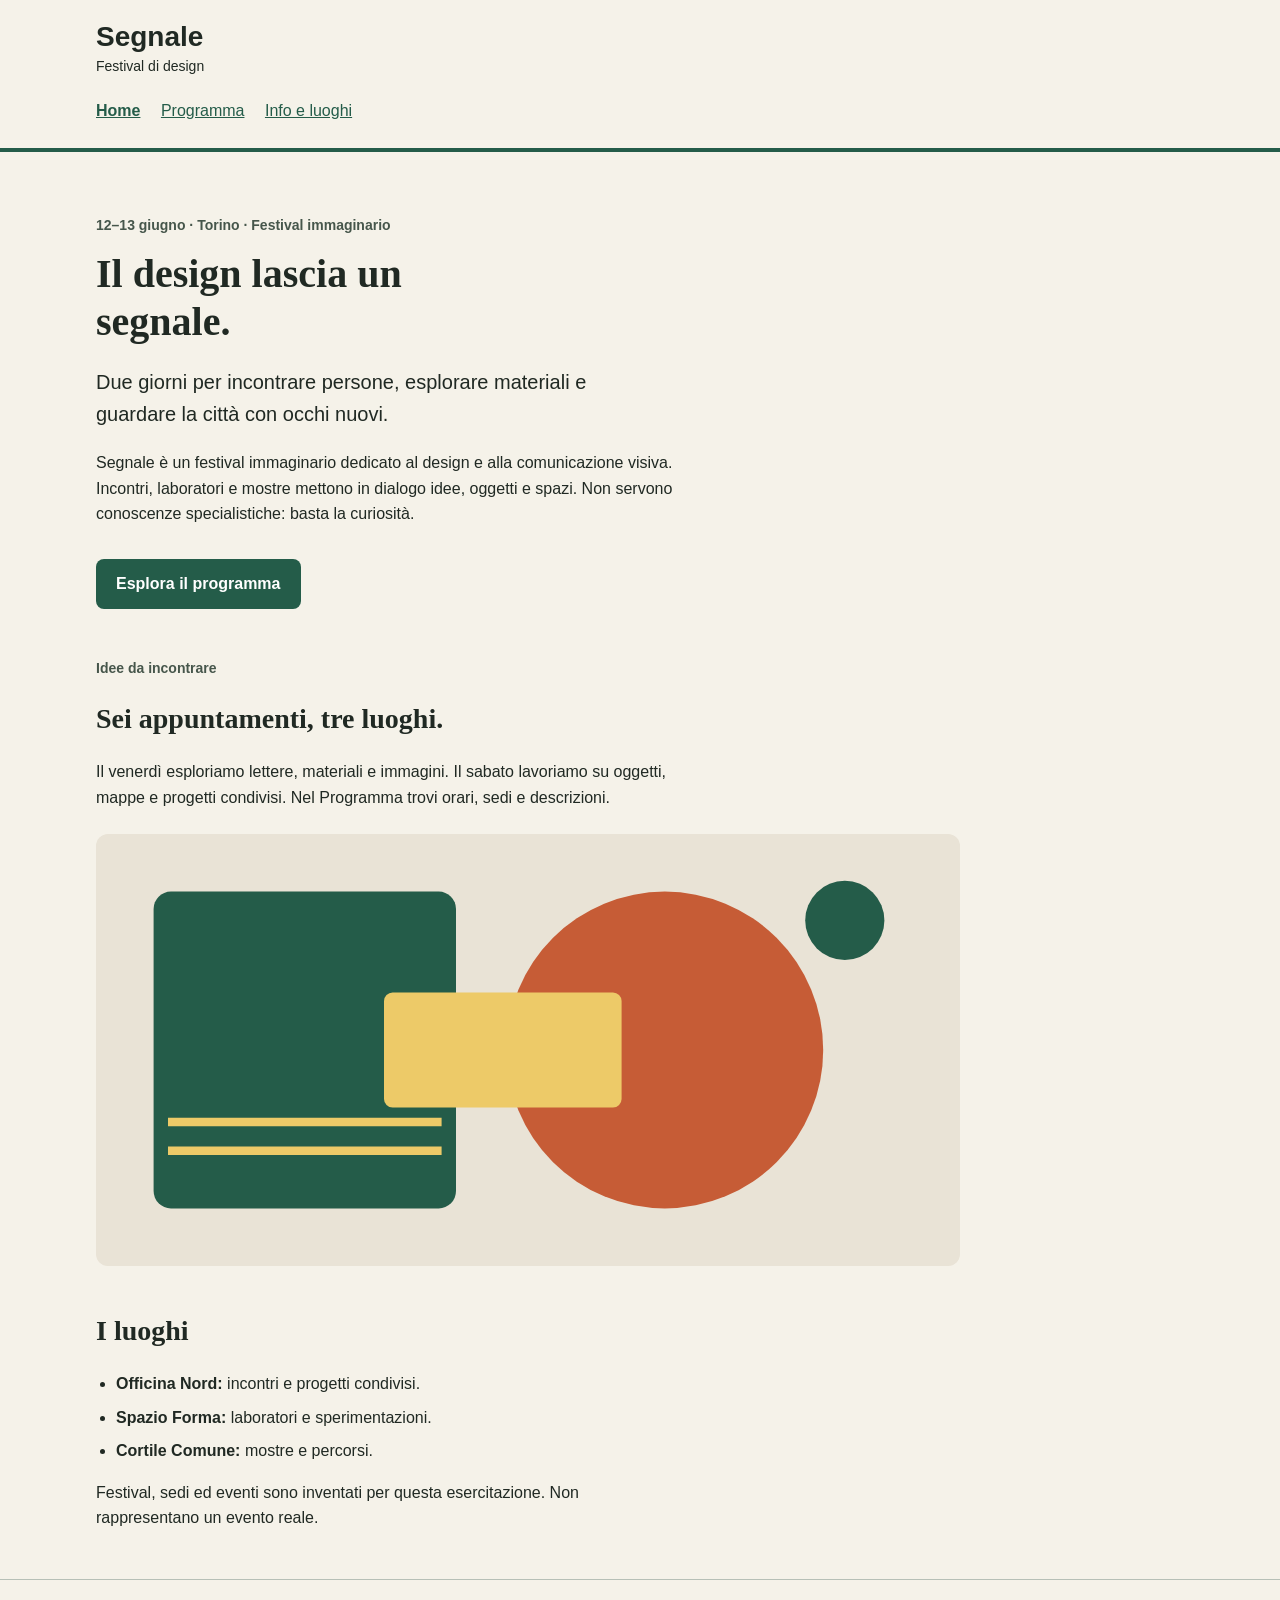
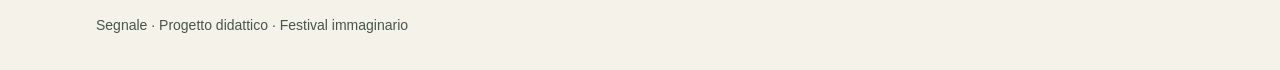
<file: index.html>
<!doctype html>
<html lang="it">
<head>
  <meta charset="utf-8">
  <meta name="viewport" content="width=device-width, initial-scale=1">
  <title>Segnale — Festival di design</title>
  <link rel="stylesheet" href="style.css">
</head>
<body>
  <a class="skip-link" href="#contenuto">Vai al contenuto</a>
  <header class="site-header">
    <div class="container">
      <a class="brand" href="index.html">Segnale<span>Festival di design</span></a>
  <nav aria-label="Navigazione principale">
  <a href="index.html" aria-current="page">Home</a>
  <a href="programma.html">Programma</a>
  <a href="info.html">Info e luoghi</a>
</nav>
    </div>
  </header>

  <main id="contenuto" class="container">
    <section class="intro" aria-labelledby="titolo-home">
      <p class="eyebrow">12–13 giugno · Torino · Festival immaginario</p>
      <h1 id="titolo-home">Il design lascia un segnale.</h1>
      <p class="lead">Due giorni per incontrare persone, esplorare materiali e guardare la città con occhi nuovi.</p>
      <p class="reading-text">Segnale è un festival immaginario dedicato al design e alla comunicazione visiva. Incontri, laboratori e mostre mettono in dialogo idee, oggetti e spazi. Non servono conoscenze specialistiche: basta la curiosità.</p>
      <!-- Da completare: anche questo collegamento deve aprire il Programma. -->
      <a class="button-link" href="programma.html">Esplora il programma</a>
    </section>

    <section class="content-section" aria-labelledby="titolo-festival">
      <p class="eyebrow">Idee da incontrare</p>
      <h2 id="titolo-festival">Sei appuntamenti, tre luoghi.</h2>
      <p class="reading-text">Il venerdì esploriamo lettere, materiali e immagini. Il sabato lavoriamo su oggetti, mappe e progetti condivisi. Nel Programma trovi orari, sedi e descrizioni.</p>
      <img class="festival-image" src="assets/festival.svg" alt="Composizione geometrica di cerchi e rettangoli nei colori del festival" width="1200" height="600">
    </section>

    <section class="content-section" aria-labelledby="titolo-luoghi">
      <h2 id="titolo-luoghi">I luoghi</h2>
      <ul class="venues">
        <li><strong>Officina Nord:</strong> incontri e progetti condivisi.</li>
        <li><strong>Spazio Forma:</strong> laboratori e sperimentazioni.</li>
        <li><strong>Cortile Comune:</strong> mostre e percorsi.</li>
      </ul>
      <p class="reading-text">Festival, sedi ed eventi sono inventati per questa esercitazione. Non rappresentano un evento reale.</p>
    </section>
  </main>

  <footer class="site-footer"><div class="container"><p>Segnale · Progetto didattico · Festival immaginario</p></div></footer>
</body>
</html>
</file>
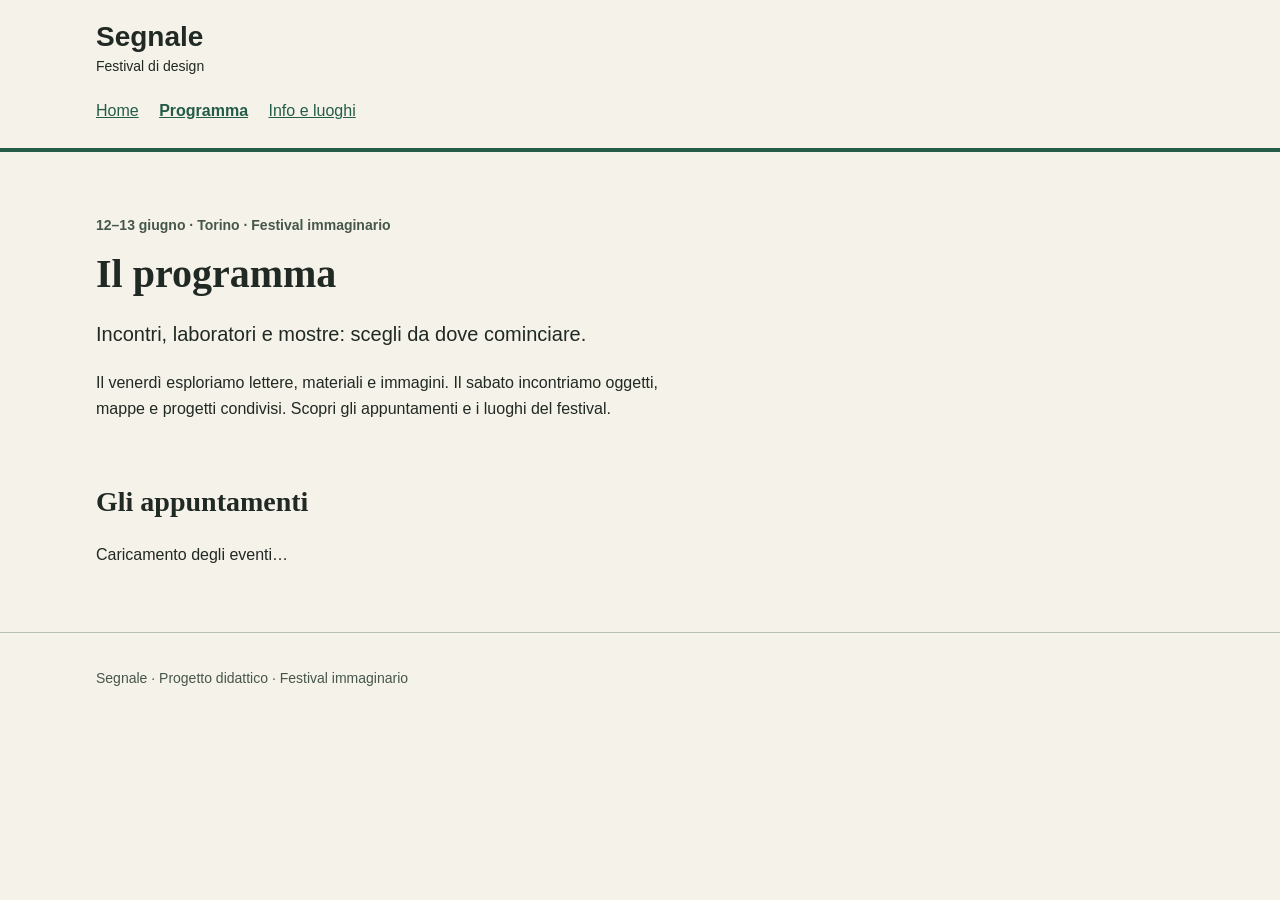
<file: programma.html>
<!doctype html>
<html lang="it">
<head>
  <meta charset="utf-8">
  <meta name="viewport" content="width=device-width, initial-scale=1">
  <title>Programma — Segnale</title>
  <link rel="stylesheet" href="style.css">
</head>
<script>
  const messaggio = document.querySelector("#eventi-messaggio");
  const griglia = document.querySelector("#event-grid");

  function aggiungiTesto(parent, tag, testo, className) {
    const elemento = document.createElement(tag);
    elemento.textContent = testo;

    if (className) {
      elemento.className = className;
    }

    parent.append(elemento);
    return elemento;
  }

  function formattaData(data) {
    const parti = data.split("-").map(Number);

    if (parti.length !== 3 || parti.some(Number.isNaN)) {
      return data;
    }

    const dataLocale = new Date(parti[0], parti[1] - 1, parti[2]);

    return new Intl.DateTimeFormat("it-IT", {
      weekday: "long",
      day: "numeric",
      month: "long"
    }).format(dataLocale);
  }

  function creaScheda(evento, sediPerId) {
    const scheda = document.createElement("article");
    scheda.className = "event-card";

    const immagine = document.createElement("img");
    immagine.src = evento.immagine;
    immagine.alt = evento.immagine_alt || "";
    immagine.width = 900;
    immagine.height = 600;
    scheda.append(immagine);

    const corpo = document.createElement("div");
    corpo.className = "event-body";

    aggiungiTesto(
      corpo,
      "p",
      `${formattaData(evento.data)} · ${evento.orario} · ${evento.categoria}`,
      "event-meta"
    );

    aggiungiTesto(corpo, "h3", evento.titolo);
    aggiungiTesto(corpo, "p", evento.descrizione);

    const sede = sediPerId.get(evento.sede_id);
    const nomeSede = sede ? sede.nome : "Sede da definire";

    const luogo = document.createElement("p");
    luogo.className = "event-place";
    aggiungiTesto(luogo, "strong", "Sede:");
    luogo.append(document.createTextNode(` ${nomeSede}`));
    corpo.append(luogo);

    scheda.append(corpo);
    return scheda;
  }

  async function caricaEventi() {
    messaggio.textContent = "Caricamento degli eventi…";

    try {
      const [rispostaEventi, rispostaSedi] = await Promise.all([
        fetch("dati/eventi.json"),
        fetch("dati/sedi.json")
      ]);

      if (!rispostaEventi.ok || !rispostaSedi.ok) {
        throw new Error("Non è stato possibile leggere uno dei file JSON.");
      }

      const [eventi, sedi] = await Promise.all([
        rispostaEventi.json(),
        rispostaSedi.json()
      ]);

      if (!Array.isArray(eventi) || !Array.isArray(sedi)) {
        throw new Error("Il formato dei file JSON non è valido.");
      }

      if (eventi.length === 0) {
        messaggio.textContent = "Non ci sono eventi da mostrare.";
        return;
      }

      const sediPerId = new Map(sedi.map((sede) => [sede.id, sede]));
      const schede = document.createDocumentFragment();

      eventi.forEach((evento) => {
        schede.append(creaScheda(evento, sediPerId));
      });

      griglia.append(schede);
      messaggio.textContent = "";
    } catch (errore) {
      console.error("Errore durante il caricamento dei dati:", errore);
      messaggio.textContent =
        "Non è stato possibile caricare gli eventi o le sedi. Controlla i file JSON e riprova.";
      messaggio.setAttribute("role", "alert");
    }
  }

  caricaEventi();
</script>

<body>
  <a class="skip-link" href="#contenuto">Vai al contenuto</a>
  <header class="site-header">
    <div class="container">
      <a class="brand" href="index.html">Segnale<span>Festival di design</span></a>
   <nav aria-label="Navigazione principale">
  <a href="index.html">Home</a>
  <a href="programma.html" aria-current="page">Programma</a>
  <a href="info.html">Info e luoghi</a>
</nav>
    </div>
  </header>

  <main id="contenuto" class="container">
    <section class="intro" aria-labelledby="titolo-programma">
      <p class="eyebrow">12–13 giugno · Torino · Festival immaginario</p>
      <h1 id="titolo-programma">Il programma</h1>
      <p class="lead">Incontri, laboratori e mostre: scegli da dove cominciare.</p>
      <p class="reading-text">Il venerdì esploriamo lettere, materiali e immagini. Il sabato incontriamo oggetti, mappe e progetti condivisi. Scopri gli appuntamenti e i luoghi del festival.</p>
    </section>

   <section class="content-section" aria-labelledby="titolo-eventi">
  <h2 id="titolo-eventi">Gli appuntamenti</h2>
  <p id="eventi-messaggio" role="status" aria-live="polite">
    Caricamento degli eventi…
  </p>
  <div id="event-grid" class="event-grid"></div>
</section>


      </div>
    </section>
  </main>

  <footer class="site-footer"><div class="container"><p>Segnale · Progetto didattico · Festival immaginario</p></div></footer>
</body>
</html>
</file>
<file: style.css>
/* Stile iniziale: tipografia, colori e variabili CSS sono già predisposti.
   Lavoreremo su collegamenti, CSS condiviso e disposizione delle schede. */

/* Scelte comuni: ogni regola usa var() per richiamarne il valore. */
:root {
  --colore-primario: #245c49;
  --colore-primario-scuro: #173f32;
  --colore-sfondo: #f5f2e9;
  --colore-testo: #202923;
  --font-testo: Arial, Helvetica, sans-serif;
  --font-titoli: Georgia, "Times New Roman", serif;
}


* {
  box-sizing: border-box;
}

body {
  margin: 0;
  background: var(--colore-sfondo);
  color: var(--colore-testo);
  font-family: var(--font-testo);
  font-size: 1rem;
  line-height: 1.6;
}

a {
  color: var(--colore-primario);
}

a:hover {
  text-decoration-thickness: 3px;
}

a:focus-visible {
  outline: 3px solid var(--colore-testo);
  outline-offset: 4px;
}

.container {
  width: 92%;
  max-width: 68rem;
  margin: 0 auto;
}

.site-header {
  padding: 1.25rem 0;
  border-bottom: 4px solid var(--colore-primario);
}

.brand {
  display: inline-block;
  color: var(--colore-testo);
  font-size: 1.75rem;
  font-weight: bold;
  line-height: 1.2;
  text-decoration: none;
}

.brand span {
  display: block;
  margin-top: 0.25rem;
  font-size: 0.875rem;
  font-weight: normal;
}

nav {
  margin-top: 1rem;
}

nav a {
  display: inline-block;
  margin-right: 1rem;
  padding: 0.25rem 0;
}

nav a[aria-current="page"] {
  font-weight: bold;
}

.intro {
  padding: 3rem 0 1rem;
}

.eyebrow,
.event-meta {
  color: #46564b;
  font-size: 0.875rem;
  font-weight: bold;
}

h1,
h2,
h3 {
  font-family: var(--font-titoli);
  line-height: 1.2;
}

h1 {
  max-width: 18ch;
  margin: 0.75rem 0 1.25rem;
  font-size: 2.5rem;
}

h2 {
  font-size: 1.75rem;
}

h3 {
  margin: 0.5rem 0 0.75rem;
  font-size: 1.375rem;
}

.lead {
  max-width: 48ch;
  font-size: 1.25rem;
}

.reading-text {
  max-width: 65ch;
}

.button-link {
  display: inline-block;
  margin-top: 1rem;
  padding: 0.75rem 1.25rem;
  border-radius: 0.5rem;
  background: var(--colore-primario);
  color: #ffffff;
  font-weight: bold;
  text-decoration: none;
}

.button-link:hover {
  background: var(--colore-primario-scuro);
}

.content-section {
  margin: 2rem 0 3rem;
}

.festival-image {
  display: block;
  width: 100%;
  max-width: 54rem;
  height: auto;
  margin-top: 1.5rem;
  border-radius: 0.75rem;
}

.venues {
  padding-left: 1.25rem;
}

.venues li {
  margin-bottom: 0.5rem;
}

.event-grid {
  display: grid;
  grid-template-columns: minmax(0, 1fr);
  gap: 1.25rem;
}

@media (min-width: 600px) {
  .event-grid {
    grid-template-columns: repeat(2, minmax(0, 1fr));
  }
}

@media (min-width: 1024px) {
  .event-grid {
    grid-template-columns: repeat(3, minmax(0, 1fr));
  }
}
.event-card {
  margin-bottom: 0;
  overflow: hidden;
  border: 1px solid #b7c0b7;
  border-radius: 0.75rem;
  background: #ffffff;
}

.event-card img {
  display: block;
  width: 100%;
  height: auto;
}

.event-body {
  padding: 1.25rem;
}

.event-body p:last-child {
  margin-bottom: 0;
}

.event-place {
  color: #46564b;
  font-size: 0.875rem;
}

.site-footer {
  padding: 1.25rem 0;
  border-top: 1px solid #b7c0b7;
  color: #46564b;
  font-size: 0.875rem;
}

.skip-link {
  position: absolute;
  top: -6rem;
  left: 1rem;
  padding: 0.75rem 1rem;
  background: #ffffff;
  color: var(--colore-testo);
}

.skip-link:focus {
  top: 1rem;
}

/* Qui aggiungeremo la media query durante la demo. */
.gallery-grid,
.venue-grid {
  display: grid;
  grid-template-columns: minmax(0, 1fr);
  gap: 1.25rem;
}

.gallery-card,
.venue-card {
  min-width: 0;
  margin: 0;
  overflow: hidden;
  border: 1px solid #b7c0b7;
  border-radius: 0.75rem;
  background: #ffffff;
}

.gallery-card img {
  display: block;
  width: 100%;
  height: auto;
}

.gallery-card figcaption,
.venue-card {
  padding: 1rem;
}

.venue-card h3 {
  margin-top: 0;
}

.venue-card address {
  overflow-wrap: anywhere;
  font-style: normal;
  font-weight: bold;
}

.venue-card address span {
  display: block;
  font-size: 0.875rem;
  font-weight: normal;
}

.schematic-map {
  position: relative;
  min-height: 16rem;
  max-width: 100%;
  overflow: hidden;
  border: 1px solid #b7c0b7;
  border-radius: 0.75rem;
  background:
    linear-gradient(35deg, transparent 47%, #c5cebd 48%, #c5cebd 51%, transparent 52%),
    linear-gradient(145deg, transparent 46%, #d2d9cb 47%, #d2d9cb 50%, transparent 51%),
    #e8eadf;
  background-size: 12rem 10rem;
}

.map-place {
  position: absolute;
  max-width: 45%;
  padding: 0.4rem 0.6rem;
  border: 2px solid var(--colore-primario);
  border-radius: 0.5rem;
  background: #ffffff;
  font-size: 0.875rem;
  font-weight: bold;
  overflow-wrap: anywhere;
}

.place-one {
  top: 15%;
  left: 5%;
}

.place-two {
  top: 58%;
  left: 35%;
}

.place-three {
  top: 20%;
  right: 5%;
}

@media (min-width: 600px) {
  .gallery-grid,
  .venue-grid {
    grid-template-columns: repeat(2, minmax(0, 1fr));
  }
}

@media (min-width: 1024px) {
  .gallery-grid,
  .venue-grid {
    grid-template-columns: repeat(3, minmax(0, 1fr));
  }
}
.luoghi-swiper {
  width: 100%;
  min-width: 0;
  overflow: hidden;
  border-radius: 0.75rem;
  background: #ffffff;
}

.luoghi-swiper .swiper-slide {
  height: auto;
  margin: 0;
}

.luoghi-swiper .swiper-slide img {
  display: block;
  width: 100%;
  height: clamp(14rem, 50vw, 32rem);
  object-fit: cover;
}

.luoghi-swiper figcaption {
  display: grid;
  gap: 0.25rem;
  padding: 1rem;
}

.luoghi-controls {
  display: flex;
  justify-content: space-between;
  gap: 1rem;
  padding: 0 1rem 1rem;
}

.luoghi-controls .swiper-button-prev,
.luoghi-controls .swiper-button-next {
  position: static;
  width: auto;
  height: auto;
  min-height: 2.75rem;
  margin: 0;
  padding: 0.5rem 1rem;
  border: 0;
  border-radius: 0.5rem;
  background: var(--colore-primario);
  color: #ffffff;
  cursor: pointer;
}

.luoghi-controls .swiper-button-prev::after,
.luoghi-controls .swiper-button-next::after {
  font-size: 1rem;
  font-weight: bold;
}

.luoghi-controls .swiper-button-prev:hover,
.luoghi-controls .swiper-button-next:hover {
  background: var(--colore-primario-scuro);
}

.luoghi-controls .swiper-button-prev:focus-visible,
.luoghi-controls .swiper-button-next:focus-visible {
  outline: 3px solid var(--colore-testo);
  outline-offset: 3px;
}
.venue-swiper {
  width: 100%;
  max-width: 100%;
  overflow: hidden;
  padding-bottom: 1rem;
}

.venue-swiper .swiper-slide {
  width: 100%;
  min-width: 0;
  height: auto;
  box-sizing: border-box;
}

.venue-card {
  display: flex;
  flex-direction: column;
  height: auto;
  overflow: hidden;
  border-radius: 12px;
  background: #f5f2ed;
}

.venue-card img {
  display: block;
  width: 100%;
  max-width: 100%;
  height: auto;
  aspect-ratio: 12 / 7;
  object-fit: cover;
}

.venue-card-content {
  min-width: 0;
  padding: 1.25rem;
  overflow-wrap: break-word;
}

.venue-card-content h3 {
  margin-top: 0.5rem;
  margin-bottom: 0.75rem;
}

.venue-card-content .reading-text {
  margin-bottom: 0;
}

.venue-controls {
  display: flex;
  align-items: center;
  justify-content: center;
  gap: 1rem;
  margin-top: 1.5rem;
}

.venue-controls .swiper-button-prev,
.venue-controls .swiper-button-next {
  position: static;
  flex-shrink: 0;
  width: 40px;
  height: 40px;
  margin: 0;
}

.venue-controls .swiper-button-prev::after,
.venue-controls .swiper-button-next::after {
  font-size: 18px;
}

.venue-controls .swiper-pagination {
  position: static;
  width: auto;
}

.venue-controls .swiper-pagination-bullet {
  opacity: 0.5;
  cursor: pointer;
}

.venue-controls .swiper-pagination-bullet-active {
  opacity: 1;
}


.map-container {
  width: 100%;
  max-width: 100%;
  overflow: hidden;
  border-radius: 12px;
  margin-top: 1.5rem;
}

.map-container iframe {
  display: block;
  width: 100%;
  height: 450px;
  border: 0;
}


.venue-list {
  display: grid;
  grid-template-columns: 1fr;
  gap: 1.5rem;
  margin-top: 2rem;
}

.venue-location {
  min-width: 0;
  padding: 1.25rem;
  overflow-wrap: break-word;
  border: 1px solid #d8d4ce;
  border-radius: 12px;
}

.venue-location h3 {
  margin-top: 0;
  margin-bottom: 0.75rem;
}

.venue-location p {
  line-height: 1.6;
}

.venue-location a {
  display: inline-block;
  margin-top: 0.5rem;
}


@media (min-width: 768px) {
  .venue-list {
    grid-template-columns: repeat(2, minmax(0, 1fr));
  }
}

@media (min-width: 1280px) {
  .venue-list {
    grid-template-columns: repeat(3, minmax(0, 1fr));
  }
}


@media (max-width: 600px) {
  .venue-card-content {
    padding: 1rem;
  }

  .map-container iframe {
    height: 350px;
  }

  .venue-controls {
    gap: 0.5rem;
  }
.weather-card {
  padding: 1.25rem;
  border: 1px solid #b7c0b7;
  border-radius: 0.75rem;
  background: #ffffff;
}

.weather-card h2 {
  margin-top: 0;
}

.weather-card p:last-child {
  margin-bottom: 0;
}

.weather-source {
  font-size: 0.875rem;
}
}
</file>
